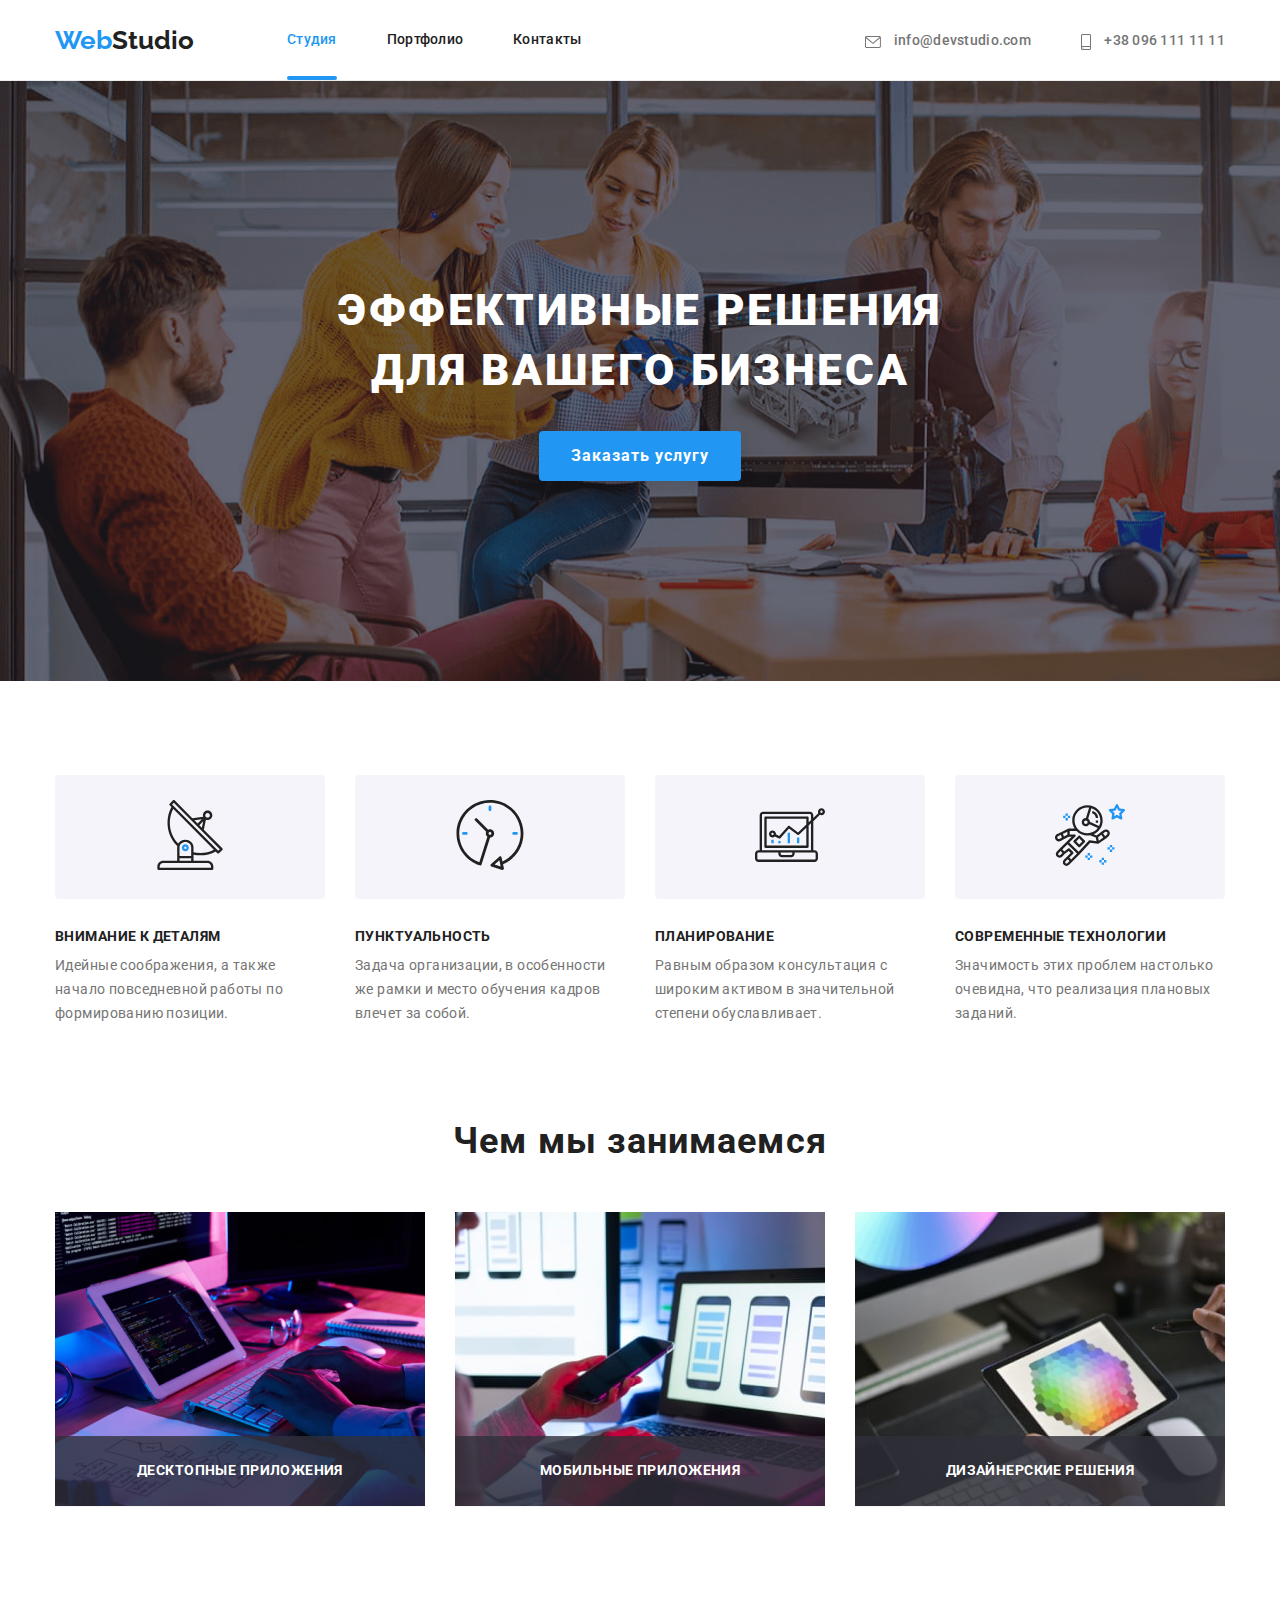
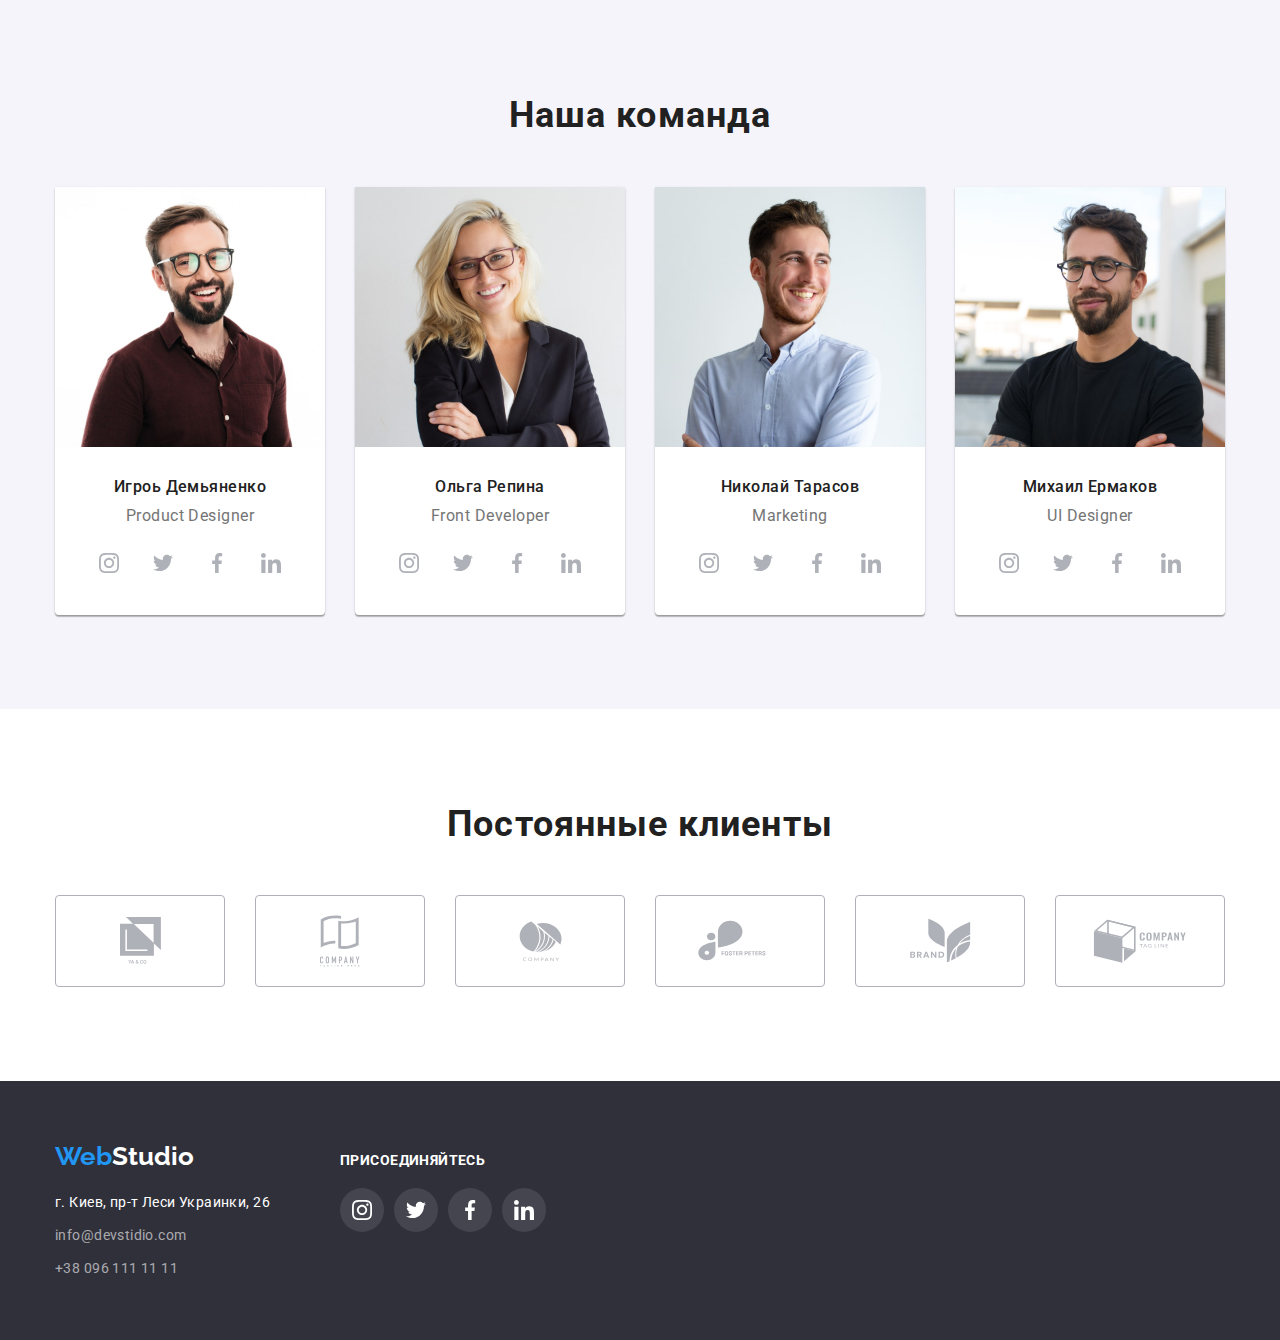
<file: index.html>
<!DOCTYPE html>
<html lang="ru">
<head>
    <link rel="stylesheet" href="https://cdnjs.cloudflare.com/ajax/libs/modern-normalize/1.1.0/modern-normalize.min.css"
    integrity="sha512-wpPYUAdjBVSE4KJnH1VR1HeZfpl1ub8YT/NKx4PuQ5NmX2tKuGu6U/JRp5y+Y8XG2tV+wKQpNHVUX03MfMFn9Q=="
    crossorigin="anonymous" referrerpolicy="no-referrer" />
    <meta charset="UTF-8">
    <meta http-equiv="X-UA-Compatible" content="IE=edge">
    <meta name="viewport" content="width=device-width, initial-scale=1.0">
    <!-- Титул сайта -->
    <title>Главная</title>
    <!-- Шрифты -->
    <link rel="preconnect" href="https://fonts.googleapis.com">
    <link rel="preconnect" href="https://fonts.gstatic.com" crossorigin>
    <link href="https://fonts.googleapis.com/css2?family=Raleway:wght@400;500;700&family=Roboto:wght@400;500&display=swap" rel="stylesheet">
    <!-- Ссылка на CSs -->
    <link rel="stylesheet" href="css/style.css">
</head>

<body>
     <!-- Верхушка. Не изменяемая -->
    <header class="first-block">
        <div class="container">
            <!-- Логотип -->
            <a  href="" class="websudio link" lang="en"><span class="bluestudio">Web</span>Studio</a>   
            <!-- Навигация странницы -->
            <nav class="header-nav">
                <ul class="nav-list list">
                    <li class="nav-item"><a class="nav-element-blue link current" href="./index.html">Студия</a></li>
                    <li class="nav-item"><a class="nav-element-blue link" href="./portfolio.html">Портфолио</a></li>
                    <li class="nav-item"><a class="nav-element-blue link" href="">Контакты</a></li>
                </ul>
            </nav>
            <!-- Контакты мейл и телефон -->
            <ul class="email-phone list">
                <li class="item">
                    <a class="email link" href="mailto:info@devstidio.com">
                        <svg class="header-icon" width="16" height="12">
                            <use href="./image/sprite.svg#icon-envelope"></use>
                        </svg>
                        info@devstudio.com
                    </a>
                </li>
                <li class="item">
                    <a class="phone-number link" href="tel:+380961111111">
                        <svg class="header-icon" width="10" height="16">
                            <use href="./image/sprite.svg#icon-smartphone"></use>
                        </svg>
                        +38 096 111 11 11
                    </a>
                </li>
            </ul>
        </div>
    </header>
    <main class="main">
        <!-- Фон с текстом / Герой -->
        <section class="main-first-section">
            <h1 class="title-text">Эффективные решения<br> для вашего бизнеса</h1>
                    <button data-modal-open class="main-button button" type="button">Заказать услугу</button>
        </section>
        <!-- Наши качества -->
        <section class="features-section">
            <div class="container">
                <ul class="features list"> 
                    <!-- Внимание к деталям -->
                    <li class="features-element item">
                        <div class="features-container">
                            <svg class="features-icon" width="70" height="70">
                                <use href="./image/sprite.svg#icon-antenna-1"></use>
                            </svg>
                        </div>
                        <h3 class="features-title">Внимание к деталям</h3>
                        <p class="features-text">Идейные соображения, а также начало повседневной работы по формированию позиции.</p>
                    </li>
                    <!-- Пунктуальность -->
                    <li class="features-element item">
                        <div class="features-container">
                            <svg class="features-icon" width="70" height="70">
                                <use href="./image/sprite.svg#icon-clock-1"></use>
                            </svg>
                        </div>
                        <h3 class="features-title">Пунктуальность</h3>
                        <p class="features-text">Задача организации, в особенности же рамки и место обучения кадров влечет за собой.</p>
                    </li>
                    <!-- Планирование -->
                    <li class="features-element item">
                        <div class="features-container">
                            <svg class="features-icon" width="70" height="70">
                                <use href="./image/sprite.svg#icon-diagram-1"></use>
                            </svg>
                        </div>
                        <h3 class="features-title">Планирование</h3>
                        <p class="features-text">Равным образом консультация с широким активом в значительной степени обуславливает.</p>
                    </li>
                    <!-- Современные технологии -->
                    <li class="features-element item">
                        <div class="features-container">
                            <svg class="features-icon" width="70" height="70">
                                <use href="./image/sprite.svg#icon-astronaut-1"></use>
                            </svg>
                        </div>
                        <h3 class="features-title">Современные технологии</h3>
                        <p class="features-text">Значимость этих проблем настолько очевидна, что реализация плановых заданий.</p>
                    </li>
                </ul>
            </div>
        </section>
        <!-- Чем мы занимаемся -->
        <section class="work">
            <div class="container">
                <h2 class="work-title">Чем мы занимаемся</h2>
                <!-- Флекс с картинками -->
                <ul class="work-list list">
                    <li class="item">
                        <img class="work-image" src="image/img-1.jpg" width="370" height="294" alt="блокноты и планшет">
                        <div class="work-image-thumb">
                            <p class="work-image-text">Десктопные приложения</p>
                        </div>
                    </li>
                    <li class="item">
                        <img class="work-image" src="image/img-2.jpg" width="370" height="294" alt="презентация на экранах">
                    <div class="work-image-thumb">
                         <p class="work-image-text">Мобильные приложения</p>
                        </div>
                    </li>
                    <li class="item">
                        <img class="work-image" src="image/img-3.jpg" width="370" height="294" alt="рисование с помощью палитры">
                        <div class="work-image-thumb">
                            <p class="work-image-text">Дизайнерские решения</p>
                        </div>
                    </li>
                </ul>
            </div>
        </section>
        <!-- Наша команда -->
        <section class="team">
            <div class="container">
                <h2 class="team-title">Наша команда</h2>
                <!-- Флекс с блоками -->
                <ul class="team-list list">
                    <!-- Игорь Демьяненко -->
                    <li class="team-item item">
                        <img class="team-images" src="image/img-igor.jpg" width="270" height="260" alt="Игорь Демьяненко">
                        <div class="card-box">
                            <h3 class="name">Игроь Демьяненко</h3>
                            <p class="profession" lang="en">Product Designer</p>
                            <ul class="social-list-icon">
                                <li class="social-item item"><a class="social-link link" href="">
                                    <svg class="social-icon" width="20" height="20">
                                        <use href="./image/sprite.svg#icon-instagram"></use>
                                    </svg></a>
                                </li>
                                <li class="social-item item"><a class="social-link link" href="">
                                        <svg class="social-icon" width="20" height="20">
                                            <use href="./image/sprite.svg#icon-twitter"></use>
                                        </svg></a>
                                </li>
                                <li class="social-item item"><a class="social-link link" href="">
                                        <svg class="social-icon" width="20" height="20">
                                            <use href="./image/sprite.svg#icon-facebook"></use>
                                        </svg></a>
                                </li>
                                <li class="social-item item"><a class="social-link link" href="">
                                        <svg class="social-icon" width="20" height="20">
                                            <use href="./image/sprite.svg#icon-linkedin"></use>
                                        </svg></a>
                                </li>
                            </ul>
                        </div>
                    </li>
                    <!-- Ольга Репина -->
                    <li class="team-item item">
                        <img class="team-images" src="image/img-olga.jpg" width="270" height="260" alt="Ольга Репина">
                        <div class="card-box">
                            <h3 class="name">Ольга Репина</h3>
                            <p class="profession" lang="en">Front Developer</p>
                            <ul class="social-list-icon">
                                <li class="social-item item"><a class="social-link link" href="">
                                    <svg class="social-icon" width="20" height="20">
                                        <use href="./image/sprite.svg#icon-instagram"></use>
                                    </svg></a>
                                </li>
                                <li class="social-item item"><a class="social-link link" href="">
                                        <svg class="social-icon" width="20" height="20">
                                            <use href="./image/sprite.svg#icon-twitter"></use>
                                        </svg></a>
                                </li>
                                <li class="social-item item"><a class="social-link link" href="">
                                        <svg class="social-icon" width="20" height="20">
                                            <use href="./image/sprite.svg#icon-facebook"></use>
                                        </svg></a>
                                </li>
                                <li class="social-item item"><a class="social-link link" href="">
                                        <svg class="social-icon" width="20" height="20">
                                            <use href="./image/sprite.svg#icon-linkedin"></use>
                                        </svg></a>
                                </li>
                            </ul>
                        </div>
                    </li>
                    <!-- Николай Тарасов -->
                    <li class="team-item item">
                        <img class="team-images" src="image/img-nikolay.jpg" width="270" height="260" alt="Николай Тарасов">
                        <div class="card-box">
                            <h3 class="name">Николай Тарасов</h3>
                            <p class="profession" lang="en">Marketing</p>
                            <ul class="social-list-icon">
                                <li class="social-item item"><a class="social-link link" href="">
                                    <svg class="social-icon" width="20" height="20">
                                        <use href="./image/sprite.svg#icon-instagram"></use>
                                    </svg></a>
                                </li>
                                <li class="social-item item"><a class="social-link link" href="">
                                        <svg class="social-icon" width="20" height="20">
                                            <use href="./image/sprite.svg#icon-twitter"></use>
                                        </svg></a>
                                </li>
                                <li class="social-item item"><a class="social-link link" href="">
                                        <svg class="social-icon" width="20" height="20">
                                            <use href="./image/sprite.svg#icon-facebook"></use>
                                        </svg></a>
                                </li>
                                <li class="social-item item"><a class="social-link link" href="">
                                        <svg class="social-icon" width="20" height="20">
                                            <use href="./image/sprite.svg#icon-linkedin"></use>
                                        </svg></a>
                                </li>
                            </ul>
                        </div>
                    </li>
                    <!-- Михаил Ермаков -->
                    <li class="team-item item">
                        <img class="team-images" src="image/img-mihail.jpg" width="270" height="260" alt="Михаил Ермаков">
                        <div class="card-box">
                            <h3 class="name">Михаил Ермаков</h3>
                            <p class="profession" lang="en">UI Designer</p>
                            <ul class="social-list-icon">
                                <li class="social-item item"><a class="social-link link" href="">
                                    <svg class="social-icon" width="20" height="20">
                                        <use href="./image/sprite.svg#icon-instagram"></use>
                                    </svg></a>
                                </li>
                                <li class="social-item item"><a class="social-link link" href="">
                                        <svg class="social-icon" width="20" height="20">
                                            <use href="./image/sprite.svg#icon-twitter"></use>
                                        </svg></a>
                                </li>
                                <li class="social-item item"><a class="social-link link" href="">
                                        <svg class="social-icon" width="20" height="20">
                                            <use href="./image/sprite.svg#icon-facebook"></use>
                                        </svg></a>
                                </li>
                                <li class="social-item item"><a class="social-link link" href="">
                                        <svg class="social-icon" width="20" height="20">
                                            <use href="./image/sprite.svg#icon-linkedin"></use>
                                        </svg></a>
                                </li>
                            </ul>
                        </div>
                    </li>
                </ul>
            </div>
        </section>
        <section class="our-clients">
            <div class="container">
                <h2 class="our-clients-title">Постоянные клиенты</h2>
                <ul class="clients-list">
                    <li class="clients-item">
                        <a class="clients-link" href="">
                            <svg class="client-icon" width="41" height="47">
                                <use href="./image/sprite.svg#icon-company-1"></use>
                            </svg>
                        </a>
                    </li>
                    <li class="clients-item">
                        <a class="clients-link" href="">
                            <svg class="client-icon" width="40" height="52">
                                <use href="./image/sprite.svg#icon-company-2"></use>
                            </svg>
                        </a>
                    </li>
                    <li class="clients-item">
                        <a class="clients-link" href="">
                            <svg class="client-icon" width="43" height="42">
                                <use href="./image/sprite.svg#icon-company-3"></use>
                            </svg>
                        </a>
                    </li>
                    <li class="clients-item">
                        <a class="clients-link" href="">
                            <svg class="client-icon" width="84" height="41">
                                <use href="./image/sprite.svg#icon-company-4"></use>
                            </svg>
                        </a>
                    </li>
                    <li class="clients-item">
                        <a class="clients-link" href="">
                            <svg class="client-icon" width="63" height="45">
                                <use href="./image/sprite.svg#icon-company-5"></use>
                            </svg>
                        </a>
                    </li>
                    <li class="clients-item">
                        <a class="clients-link" href="">
                            <svg class="client-icon" width="94" height="44">
                                <use href="./image/sprite.svg#icon-company-6"></use>
                            </svg>
                        </a>
                    </li>
                </ul>
            </div>
        </section>
    </main>
    <!-- Подвал -->
    <footer class="footer">
        <div class="container footer-conatiner">
            <div class="first-footer-container"><a class="footer-websudio link" href="" lang="en">Web<span class="footer-studio">Studio</span></a>
                <address class="address">
                    <ul class="address-list list">
                        <li class="address-item item"><a class="address-link link" href="https://goo.gl/maps/jx5UDZ7HyUH2J9UP6" target="blank" rel="nofollow noopener noreferrer" >г. Киев, пр-т Леси Украинки, 26</a></li>
                        <li class="address-item item"><a class="footer-email link" href="mailto:info@devstidio.com">info@devstidio.com</a></li>
                        <li class="address-item item"><a class="footer-phone-number link" href="tel:+380961111111">+38 096 111 11 11</a></li>
                    </ul>
                </address>
            </div>
            <div class="second-footer-container">
                <p class="footer-social-text">Присоединяйтесь</p>
                <ul class="footer-social-list-icon">
                    <li class="footer-social-item item"><a class="footer-social-link link" href="">
                            <svg class="footer-social-icon" width="20" height="20">
                                <use href="./image/sprite.svg#icon-instagram"></use>
                            </svg></a>
                    </li>
                    <li class="footer-social-item item"><a class="footer-social-link link" href="">
                            <svg class="footer-social-icon" width="20" height="20">
                                <use href="./image/sprite.svg#icon-twitter"></use>
                            </svg></a>
                    </li>
                    <li class="footer-social-item item"><a class="footer-social-link link" href="">
                            <svg class="footer-social-icon" width="20" height="20">
                                <use href="./image/sprite.svg#icon-facebook"></use>
                            </svg></a>
                    </li>
                    <li class="footer-social-item item"><a class="footer-social-link link" href="">
                            <svg class="footer-social-icon" width="20" height="20">
                                <use href="./image/sprite.svg#icon-linkedin"></use>
                            </svg></a>
                    </li>
                </ul>
            </div>
        </div>
    </footer>
    <div class="backdrop is-hidden" data-modal >
        <div class="modal">
            <div class="close-button" data-modal-close>
                <svg class="close-icon" width="11" height="11">
                    <use href="./image/sprite.svg#icon-Vector-1"></use>
                </svg>
            </div>
        </div>
    </div>
<script src="./js/modal.js"></script>
</body>
</html>
</file>
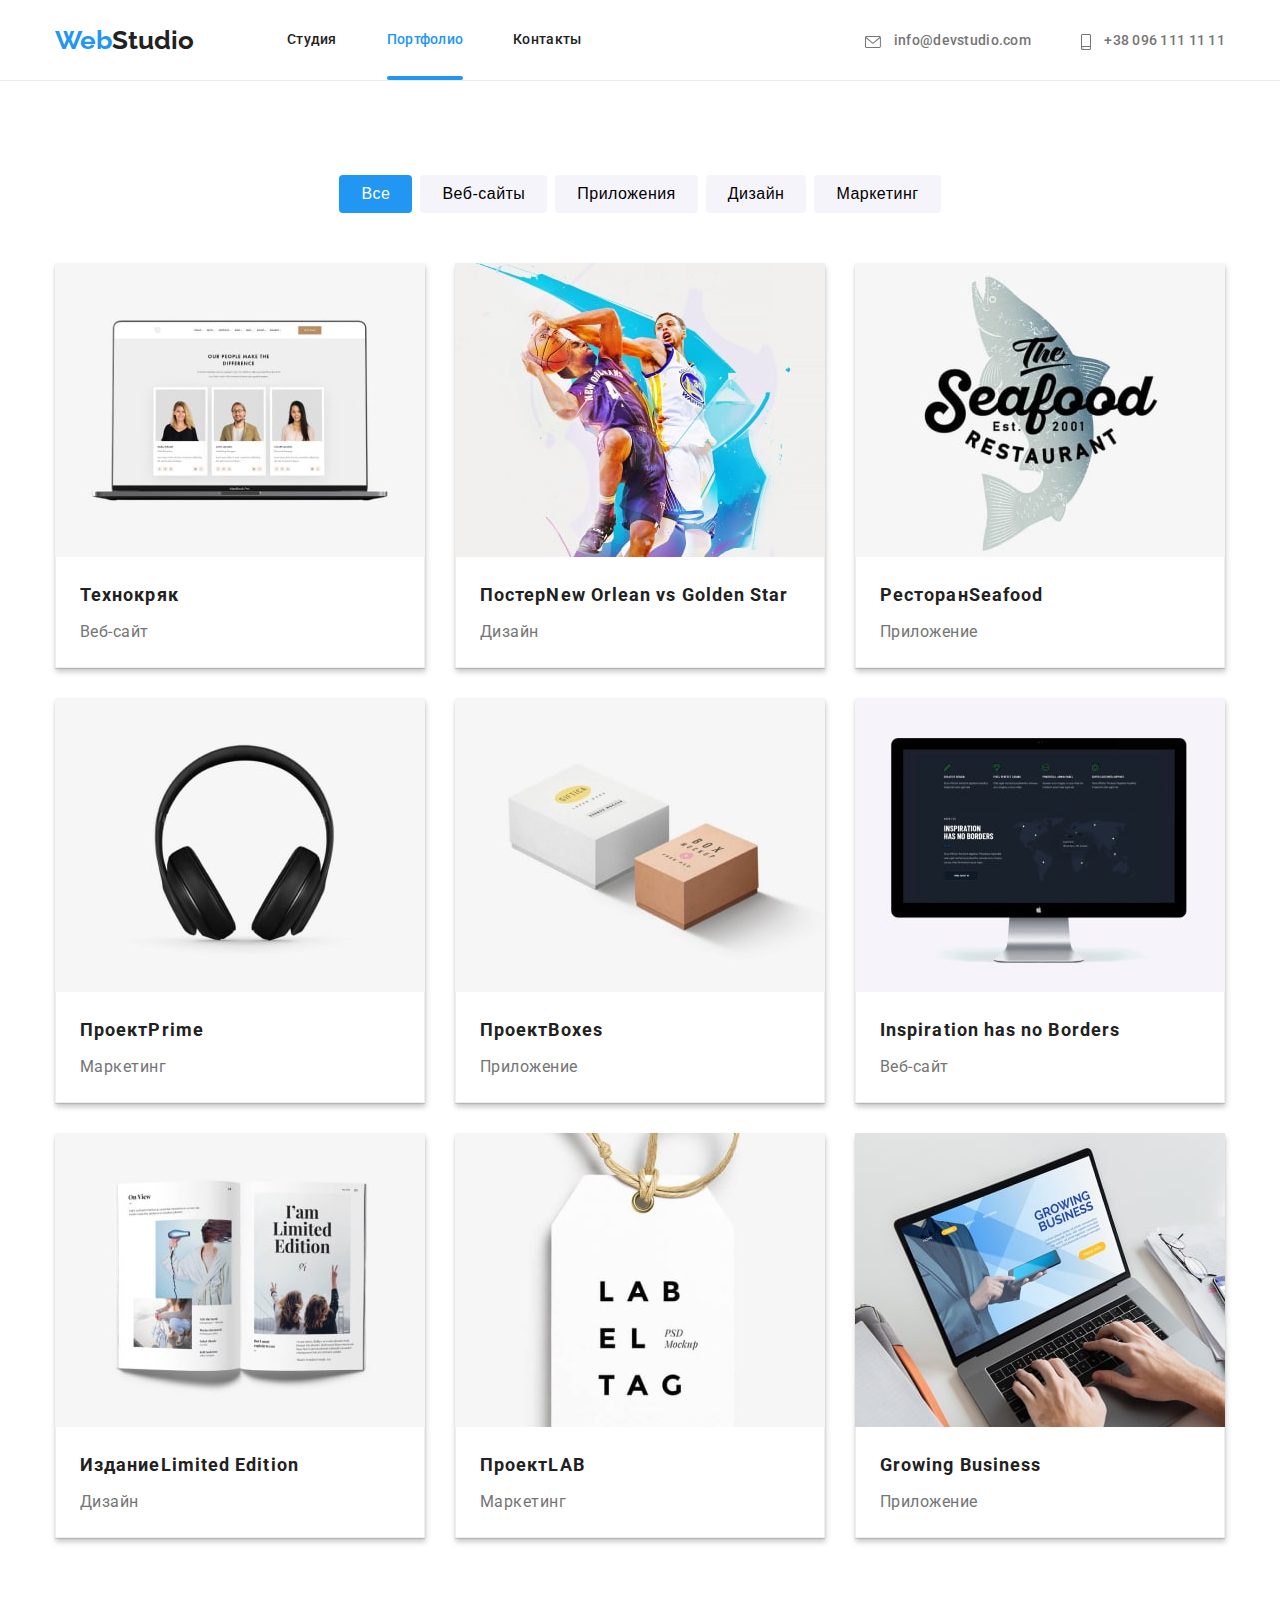
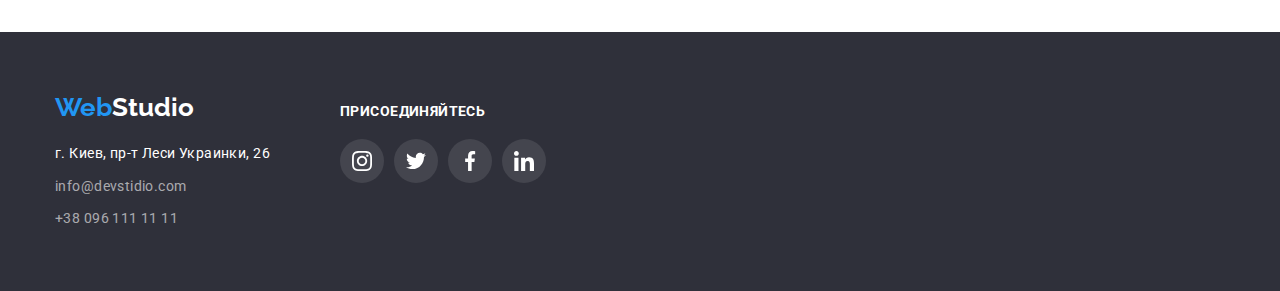
<file: portfolio.html>
<!DOCTYPE html>
<html lang="ru">

<head>
    <link rel="stylesheet" href="https://cdnjs.cloudflare.com/ajax/libs/modern-normalize/1.1.0/modern-normalize.min.css"
        integrity="sha512-wpPYUAdjBVSE4KJnH1VR1HeZfpl1ub8YT/NKx4PuQ5NmX2tKuGu6U/JRp5y+Y8XG2tV+wKQpNHVUX03MfMFn9Q=="
        crossorigin="anonymous" referrerpolicy="no-referrer" />
    <meta charset="UTF-8">
    <meta http-equiv="X-UA-Compatible" content="IE=edge">
    <meta name="viewport" content="width=device-width, initial-scale=1.0">
    <!-- Титул сайта -->
    <title>Портфолио</title>
    <!-- Шрифты -->
    <link rel="preconnect" href="https://fonts.googleapis.com">
    <link rel="preconnect" href="https://fonts.gstatic.com" crossorigin>
    <link
        href="https://fonts.googleapis.com/css2?family=Raleway:wght@400;500;700&family=Roboto:wght@400;500&display=swap"
        rel="stylesheet">
    <!-- Ссылка на CSs -->
    <link rel="stylesheet" href="css/style.css">
</head>

<body>
    <!-- Верхушка. Не изменяемая -->
    <header class="first-block">
        <div class="container">
            <!-- Логотип -->
            <a href="" class="websudio link" lang="en"><span class="bluestudio">Web</span>Studio</a>
            <!-- Навигация странницы -->
            <nav class="header-nav">
                <ul class="nav-list list">
                    <li class="nav-item"><a class="nav-element-blue link" href="./index.html">Студия</a></li>
                    <li class="nav-item"><a class="nav-element-blue link current" href="./portfolio.html">Портфолио</a></li>
                    <li class="nav-item"><a class="nav-element-blue link" href="">Контакты</a></li>
                </ul>
            </nav>
            <!-- Контакты мейл и телефон -->
            <ul class="email-phone list">
                <li class="item">
                    <a class="email link" href="mailto:info@devstidio.com">
                        <svg class="header-icon" width="16" height="12">
                            <use href="./image/sprite.svg#icon-envelope"></use>
                        </svg>
                        info@devstudio.com
                    </a>
                </li>
                <li class="item">
                    <a class="phone-number link" href="tel:+380961111111">
                        <svg class="header-icon" width="10" height="16">
                            <use href="./image/sprite.svg#icon-smartphone"></use>
                        </svg>
                        +38 096 111 11 11
                    </a>
                </li>
            </ul>
        </div>
    </header>
    <main>
        <section class="portfolio-section">
            <div class="container">
                <h1 hidden>Works of websudio company</h1>
                <ul class="nav-button-list list">
                    <li class="p-nav-item"><button class="p-button button current-button" type="button">Все</button></li>
                    <li class="p-nav-item"><button class="p-button button" type="button">Веб-сайты</button></li>
                    <li class="p-nav-item"><button class="p-button button" type="button">Приложения</button></li>
                    <li class="p-nav-item"><button class="p-button button" type="button">Дизайн</button></li>
                    <li class="p-nav-item"><button class="p-button button" type="button">Маркетинг</button></li>
                </ul>
                <ul class="p-works-list list">
                    <li class="p-works-item item">
                        <a href="" class="p-works-link link">
                            <div class="p-works-thumb">
                                <img class="works-img" src="./image/port-img/technokryk.jpg" alt="сайт технокряк" width="370" height="294">
                                <p class="p-works-image-text">Технокряк это современная площадка распространения коронавируса. Компании используют эту платформу для цифрового
                                шпионажа и атак на защищённые сервера конкурентов.</p>
                            </div>
                            <div class="card-text">
                                <h2 class="p-title">Технокряк</h2>
                                <p class="p-text">Веб-сайт</p>
                            </div>
                        </a>
                    </li>
                    <li class="p-works-item item">
                        <a href="" class="p-works-link link">
                            <div class="p-works-thumb">
                                <img class="works-img" src="./image/port-img/poster-new-orlean.jpg" alt="Постер с двумя баскетболистами" width="370" height="294">
                                <p class="p-works-image-text">Технокряк это современная площадка распространения коронавируса. Компании используют эту
                                    платформу для цифрового
                                    шпионажа и атак на защищённые сервера конкурентов.</p>
                            </div>
                            <div class="card-text">
                                <h2 class="p-title">Постер<span lang="en">New Orlean vs Golden Star</span></h2>
                                <p class="p-text">Дизайн</p>
                            </div>
                        </a>
                    </li>
                    <li class="p-works-item item">
                        <a href="" class="p-works-link link">
                            <div class="p-works-thumb">
                                <img class="works-img" src="./image/port-img/seafood.jpg" alt="Эмблема с рыбой" width="370" height="294">
                                <p class="p-works-image-text">Технокряк это современная площадка распространения коронавируса. Компании используют эту
                                    платформу для цифрового
                                    шпионажа и атак на защищённые сервера конкурентов.</p>
                            </div>
                            <div class="card-text">
                                <h2 class="p-title">Ресторан<span lang="en">Seafood</span></h2>
                                <p class="p-text">Приложение</p>
                            </div>
                        </a>
                    </li>
                    <li class="p-works-item item">
                        <a href="" class="p-works-link link">
                            <div class="p-works-thumb">
                                <img class="works-img" src="./image/port-img/project-prime.jpg" alt="Наушники" width="370" height="294">
                                <p class="p-works-image-text">Технокряк это современная площадка распространения коронавируса. Компании используют эту
                                    платформу для цифрового
                                    шпионажа и атак на защищённые сервера конкурентов.</p>
                            </div>
                            <div class="card-text">
                                <h2 class="p-title">Проeкт<span lang="en">Prime</span></h2>
                                <p class="p-text">Маркетинг</p>
                            </div>
                        </a>
                    </li>
                    <li class="p-works-item item">
                        <a href="" class="p-works-link link">
                            <div class="p-works-thumb">
                                <img class="works-img" src="./image/port-img/project-boxes.jpg" alt="Две коробочки" width="370" height="294">
                                <p class="p-works-image-text">Технокряк это современная площадка распространения коронавируса. Компании используют эту
                                    платформу для цифрового
                                    шпионажа и атак на защищённые сервера конкурентов.</p>
                            </div>
                            <div class="card-text">
                                <h2 class="p-title">Проeкт<span lang="en">Boxes</span></h2>
                                <p class="p-text">Приложение</p>
                            </div>
                        </a>
                    </li>
                    <li class="p-works-item item">
                        <a href="" class="p-works-link link">
                            <div class="p-works-thumb">
                                <img class="works-img" src="./image/port-img/inspirations.jpg" alt="Монитор с сайтом" width="370" height="294">
                                <p class="p-works-image-text">Технокряк это современная площадка распространения коронавируса. Компании используют эту
                                    платформу для цифрового
                                    шпионажа и атак на защищённые сервера конкурентов.</p>
                            </div>
                            <div class="card-text">
                                <h2 class="p-title" lang="en">Inspiration has no Borders</h2>
                                <p class="p-text">Веб-сайт</p>
                            </div>
                        </a>
                    </li>
                    <li class="p-works-item item">
                        <a href="" class="p-works-link link">
                            <div class="p-works-thumb">
                                <img class="works-img" src="./image/port-img/limited-edition.jpg" alt="Журнал" width="370" height="294">
                                <p class="p-works-image-text">Технокряк это современная площадка распространения коронавируса. Компании используют эту
                                    платформу для цифрового
                                    шпионажа и атак на защищённые сервера конкурентов.</p>
                            </div>
                            <div class="card-text">
                                <h2 class="p-title">Издание<span lang="en">Limited Edition</span></h2>
                                <p class="p-text">Дизайн</p>
                            </div>
                        </a>
                    </li>
                    <li class="p-works-item item">
                        <a href="" class="p-works-link link">
                            <div class="p-works-thumb">
                                <img class="works-img" src="./image/port-img/project-lab.jpg" alt="Эмблема на конверте" width="370" height="294">
                                <p class="p-works-image-text">Технокряк это современная площадка распространения коронавируса. Компании используют эту
                                    платформу для цифрового
                                    шпионажа и атак на защищённые сервера конкурентов.</p>
                            </div>
                            <div class="card-text">
                                <h2 class="p-title">Проeкт<span lang="en">LAB</span></h2>
                                <p class="p-text">Маркетинг</p>
                            </div>
                        </a>
                    </li>
                    <li class="p-works-item item">
                        <a href="" class="p-works-link link">
                            <div class="p-works-thumb">
                                <img class="works-img" src="./image/port-img/growing-business.jpg" alt="Ноутбук с сайтом" width="370" height="294">
                                <p class="p-works-image-text">Технокряк это современная площадка распространения коронавируса. Компании используют эту
                                    платформу для цифрового
                                    шпионажа и атак на защищённые сервера конкурентов.</p>
                            </div>
                            <div class="card-text">
                                <h2 class="p-title" lang="en">Growing Business</h2>
                                <p class="p-text">Приложение</p>
                            </div>
                        </a>
                    </li>
                </ul>
            </div>
        </section>
    </main>
    <!-- Подвал -->
    <footer class="footer">
        <div class="container footer-conatiner">
            <div class="first-footer-container"><a class="footer-websudio link" href="" lang="en">Web<span
                        class="footer-studio">Studio</span></a>
                <address class="address">
                    <ul class="address-list list">
                        <li class="address-item item"><a class="address-link link"
                                href="https://goo.gl/maps/jx5UDZ7HyUH2J9UP6" target="blank"
                                rel="nofollow noopener noreferrer">г. Киев, пр-т Леси Украинки, 26</a></li>
                        <li class="address-item item"><a class="footer-email link"
                                href="mailto:info@devstidio.com">info@devstidio.com</a></li>
                        <li class="address-item item"><a class="footer-phone-number link" href="tel:+380961111111">+38 096
                                111 11 11</a></li>
                    </ul>
                </address>
            </div>
            <div class="second-footer-container">
                <p class="footer-social-text">Присоединяйтесь</p>
                <ul class="footer-social-list-icon">
                    <li class="footer-social-item item"><a class="footer-social-link link" href="">
                            <svg class="footer-social-icon" width="20" height="20">
                                <use href="./image/sprite.svg#icon-instagram"></use>
                            </svg></a>
                    </li>
                    <li class="footer-social-item item"><a class="footer-social-link link" href="">
                            <svg class="footer-social-icon" width="20" height="20">
                                <use href="./image/sprite.svg#icon-twitter"></use>
                            </svg></a>
                    </li>
                    <li class="footer-social-item item"><a class="footer-social-link link" href="">
                            <svg class="footer-social-icon" width="20" height="20">
                                <use href="./image/sprite.svg#icon-facebook"></use>
                            </svg></a>
                    </li>
                    <li class="footer-social-item item"><a class="footer-social-link link" href="">
                            <svg class="footer-social-icon" width="20" height="20">
                                <use href="./image/sprite.svg#icon-linkedin"></use>
                            </svg></a>
                    </li>
                </ul>
            </div>
        </div>
    </footer>
</body>

</html>
</file>
<file: css/style.css>
/*Обнуление*/
* {
  padding: 0;
  margin: 0;
  border: 0;
}
html {
  box-sizing: border-box;
}
*,
*::after,
*::before {
  box-sizing: inherit;
}
:root {
  --main-title-color: #fff;
  --secondary-title-color: #212121;
  --main-text-color: #212121;
  --secondery-text-color: #757575;
  --accent-color: #2196f3;
  --main-backround-color: #2f303a;
  --secondary-bacground-color: #2196f3;
  --third-bacground-color: #f5f4fa;
  --main-basic-white: #fff;
  --border-color: #ececec;
  --icon-colors: #afb1b8;
}
body {
  font-family: "roboto", sans-serif;
  color: var(--main-text-color);
}
ul {
  list-style: none;
}
a {
  text-decoration: none;
  color: var(--main-text-color);
}
.container {
  width: 1200px;
  padding: 0 15px;
  margin-left: auto;
  margin-right: auto;
}

/* ------------------HEADER-------------------- */
.link {
  text-decoration: none;
}
.link:visited {
  color: var(--main-text-color);
}
.list {
  list-style: none;
}
.first-block {
  border-bottom: 1px solid var(--border-color);
}
.header-nav {
  margin-left: 93px;
}
.first-block .container {
  display: flex;
  align-items: center;
}
.nav-list .link {
  padding: 32px 0px;
}
.email-phone .link {
  padding: 32px 0px;
}
.websudio {
  font-family: "Raleway", sans-serif;
  font-weight: 700;
  font-size: 26px;
  text-decoration: none;
  padding: 24px 0px;
}
.websudio:visited {
  color: var(--main-text-color);
}
.bluestudio {
  color: var(--accent-color);
}
.nav-list {
  display: flex;
  font-family: "Roboto", sans-serif;
  font-weight: 500;
  font-size: 14px;
  line-height: 1.14;
  letter-spacing: 0.02em;
}
.nav-item:not(:last-child) {
  margin-right: 50px;
}
.nav-element-blue {
  display: block;
  position: relative;
  transition: color 250ms cubic-bezier(0.4, 0, 0.2, 1);
}
.nav-element-blue:hover,
.nav-element-blue:focus {
  color: var(--accent-color);
}
.nav-element-blue.current {
  color: var(--accent-color);
}
.nav-element-blue::after {
  position: absolute;
  content: "";
  display: block;
  width: 100%;
  height: 4px;
  background-color: var(--accent-color);
  bottom: 0;
  border-radius: 2px;

  transform: scaleX(0);
  transition: transform 250ms cubic-bezier(0.4, 0, 0.2, 1);
}
.nav-element-blue:hover::after {
  transform: scaleX(1);
}
.current::after {
  position: absolute;
  content: "";
  display: block;
  width: 100%;
  height: 4px;
  background-color: var(--accent-color);
  bottom: 0;
  border-radius: 2px;

  transform: scale(1);
}

/* EMAIL AND PHONE NUMBER */
.email-phone {
  display: flex;
  margin-left: auto;
}
.email-phone .item + .item {
  margin-left: 50px;
}
.email,
.phone-number {
  text-decoration: none;
  font-style: normal;
  font-weight: 500;
  font-size: 14px;
  line-height: 1.14;
  letter-spacing: 0.02em;
  color: var(--secondery-text-color);
  transition: color 250ms cubic-bezier(0.4, 0, 0.2, 1);
}
.email:hover,
.email:focus {
  color: var(--accent-color);
}
.phone-number:hover,
.phone-number:focus {
  color: var(--accent-color);
}
.header-icon {
  margin-right: 10px;
  fill: currentColor;
  vertical-align: middle;
}

/* ------------------HERO-------------------- */
.main-first-section {
  background-image: linear-gradient(
      rgba(47, 48, 58, 0.4),
      rgba(47, 48, 58, 0.4)
    ),
    url(../image/hero-background-min.png);
  text-align: center;
  padding: 200px 0px;
  max-width: 1600px;
  margin: 0 auto;
}
.title-text {
  display: block;
  font-style: normal;
  font-weight: 900;
  font-size: 44px;
  line-height: 1.36;
  letter-spacing: 0.06em;
  text-transform: uppercase;
  color: var(--main-title-color);
}

/* .main-button {
  font-family: inherit;
  margin-top: 30px;
  padding: 10px 32px 10px 32px;
  font-weight: 700;
  font-size: 16px;
  line-height: 1.87;
  letter-spacing: 0.06em;
  background-color: var(--secondary-bacground-color);
  color: var(--main-title-color);
  min-width: 200px;
} */

.main-button {
  text-decoration: none;
  display: inline-block;

  font-family: inherit;
  margin-top: 30px;
  padding: 10px 32px 10px 32px;
  font-weight: 700;
  font-size: 16px;
  line-height: 1.87;
  letter-spacing: 0.06em;
  background-color: var(--secondary-bacground-color);
  color: var(--main-title-color);
  min-width: 200px;

  box-shadow: 0 8px 15px rgba(0, 0, 0, 0.1);
  transition: 250ms;
}
.main-button:hover {
  background: var(--third-bacground-color);
  box-shadow: 0 15px 20px rgba(117, 117, 117, 0.7);
  color: var(--accent-color);
  transform: translateY(-7px);
}
.button {
  border-radius: 4px;
}
/* ------------------FEATURES-------------------- */
.features-section {
  padding: 94px 0;
}
.features {
  display: flex;
}
.features .item {
  width: calc((100% - 90px) / 4);
}
.features .item + .item {
  margin-left: 30px;
  /* width: 270px; */
}
.features-title {
  font-weight: 700;
  font-size: 14px;
  line-height: 1.14;
  letter-spacing: 0.03em;
  text-transform: uppercase;
}
.features-text {
  margin-top: 10px;
  width: 270px;
  font-size: 14px;
  line-height: 1.71;
  letter-spacing: 0.03em;
  color: var(--secondery-text-color);
}

/* ------------------WORK-------------------- */
.work {
  padding-bottom: 94px;
}
.work-title {
  font-weight: 700;
  font-size: 36px;
  line-height: 1.17;
  text-align: center;
  letter-spacing: 0.03em;
  margin-bottom: 50px;
}
.work-list {
  display: flex;
  justify-content: space-between;
  flex-wrap: wrap;
}
.work-image {
  display: block;
}
.work-list .item {
  position: relative;
}
.features-container {
  background-color: #f5f4fa;
  border-radius: 4px;
  padding-top: 25px;
  padding-bottom: 25px;
  margin-bottom: 30px;
  text-align: center;
}
.work-image-thumb {
  position: absolute;
  display: flex;

  width: 100%;
  justify-content: center;
  align-items: center;

  background-color: rgba(47, 48, 58, 0.8);
  transform: translateY(-100%);
}
.work-image-text {
  font-weight: 700;
  font-size: 14px;
  line-height: 1.14;

  padding-top: 27px;
  padding-bottom: 27px;
  letter-spacing: 0.03em;
  text-transform: uppercase;

  color: var(--main-basic-white);
}

/* ------------------TEAM-------------------- */
.team {
  background-color: var(--third-bacground-color);
  padding-top: 94px;
  padding-bottom: 94px;
}
.team-title {
  margin-bottom: 50px;
  font-weight: 700;
  font-size: 36px;
  line-height: 1.17;
  text-align: center;
  letter-spacing: 0.03em;
}
.team-list {
  display: flex;
}
.team-item {
  background-color: var(--main-basic-white);
  /* width: 270px; */
  width: calc((100% - 90px) / 4);
  box-shadow: 0px 1px 3px rgba(0, 0, 0, 0.12), 0px 1px 1px rgba(0, 0, 0, 0.14),
    0px 2px 1px rgba(0, 0, 0, 0.2);
  border-radius: 0px 0px 4px 4px;
}
.team-item + .team-item {
  margin-left: 30px;
}
.team-images {
  display: block;
}
.card-box {
  padding: 30px 0px;
}
.name {
  font-weight: 500;
  font-size: 16px;
  line-height: 1.19;
  text-align: center;
  letter-spacing: 0.03em;
}
.profession {
  font-weight: normal;
  font-size: 16px;
  line-height: 1.19;
  text-align: center;
  letter-spacing: 0.03em;
  color: var(--secondery-text-color);
  margin-top: 10px;
}
.social-list-icon {
  display: flex;
  justify-content: center;
  margin-top: 16px;
}
.social-link {
  width: 100%;
  height: 100%;
  border-radius: 50%;
  display: flex;
  justify-content: center;
  background-color: #ffffff;
  align-items: center;
  transition: background-color 250ms cubic-bezier(0.4, 0, 0.2, 1);
}
.social-list-icon .social-item + .social-item {
  margin-left: 10px;
}
.social-item {
  width: 44px;
  height: 44px;
}
.social-icon {
  transition: fill 250ms cubic-bezier(0.4, 0, 0.2, 1);
  fill: var(--icon-colors);
}
.social-link:hover .social-icon,
.social-link:focus .social-icon {
  fill: #fff;
}
.social-link:hover,
.social-link:focus {
  background-color: var(--accent-color);
}

/* ------------------НАШИ КЛИЕНТЫ-------------- */
.our-clients {
  padding-top: 94px;
  padding-bottom: 94px;
}

.our-clients-title {
  font-weight: 700;
  font-size: 36px;
  line-height: 1.17;
  text-align: center;
  letter-spacing: 0.03em;
}
.clients-list {
  margin-top: 50px;

  display: flex;
  justify-content: space-between;
}
.clients-item {
  width: 170px;
  height: 92px;

  text-align: center;
}
.clients-link {
  width: 100%;
  height: 100%;
  display: flex;
  align-items: center;
  justify-content: center;
  border: 1px solid var(--icon-colors);
  border-radius: 4px;
  transition: border 250ms cubic-bezier(0.4, 0, 0.2, 1);
}
.client-icon {
  transition: fill 250ms cubic-bezier(0.4, 0, 0.2, 1);
  fill: var(--icon-colors);
}
.clients-link:hover,
.clients-link:focus {
  border: 1px solid var(--accent-color);
}
.clients-link:hover .client-icon,
.clients-link:focus .client-icon {
  fill: var(--accent-color);
}
/* ------------------FOOTER-------------------- */
.footer {
  background-color: var(--main-backround-color);
  padding-top: 60px;
  padding-bottom: 60px;
}
.footer-conatiner {
  display: flex;
  align-items: baseline;
}
.second-footer-container {
  margin-left: 70px;
}
.footer-websudio {
  font-family: "Raleway", sans-serif;
  font-style: normal;
  font-weight: 700;
  font-size: 26px;
  text-decoration: none;
  color: var(--accent-color);
  display: block;
  margin-bottom: 20px;
}
.footer-websudio:visited {
  color: var(--accent-color);
}
.footer-studio {
  color: var(--main-basic-white);
}
.footer-sudio:visited {
  color: var(--main-basic-white);
}

.address-item {
  font-size: 14px;
  line-height: 1.71;
  letter-spacing: 0.03em;
  font-style: normal;
  color: rgba(255, 255, 255, 0.6);
}
.address-item + .address-item {
  margin-top: 9px;
}
.address-link {
  color: var(--main-basic-white);
}
.address-link:visited {
  color: var(--main-basic-white);
}
.footer-email:hover,
.footer-email:focus {
  color: var(--accent-color);
}
.footer-phone-number:hover,
.footer-phone-number:focus {
  color: var(--accent-color);
}
.footer-email,
.footer-phone-number {
  transition: color 250ms cubic-bezier(0.4, 0, 0.2, 1);
  color: rgba(255, 255, 255, 0.6);
}
.footer-social-text {
  font-weight: 700;
  font-size: 14px;
  line-height: 1.14x;
  letter-spacing: 0.03em;
  text-transform: uppercase;
  color: var(--main-basic-white);
}
.footer-social-list-icon {
  display: flex;
  margin-top: 20px;
  justify-content: center;
}
.footer-social-link {
  width: 100%;
  height: 100%;
  border-radius: 50%;
  display: flex;
  justify-content: center;
  background: rgba(255, 255, 255, 0.1);
  align-items: center;
  transition: background-color 250ms cubic-bezier(0.4, 0, 0.2, 1);
}
.footer-social-list-icon .footer-social-item + .footer-social-item {
  margin-left: 10px;
}
.footer-social-item {
  width: 44px;
  height: 44px;
}
.footer-social-icon {
  transition: fill 250ms cubic-bezier(0.4, 0, 0.2, 1);
  fill: var(--main-basic-white);
}
.footer-social-link:hover .footer-social-icon,
.footer-social-link:focus .footer-social-icon {
  fill: #fff;
}
.footer-social-link:hover,
.footer-social-link:focus {
  background-color: var(--accent-color);
}
/* ------------------!!!!PORTFOLIO!!!!-------------------- */
/* ------------------NAV BUTTON-------------------- */

.portfolio-section {
  padding: 94px 0px;
}
.nav-button-list {
  display: flex;
  justify-content: center;
  margin-bottom: 50px;
}

.p-button {
  display: inline-block;
  font-weight: 500;
  font-size: 16px;
  line-height: 1.62;
  text-align: center;
  letter-spacing: 0.03em;
  padding: 6px 22px 6px 22px;
  background-color: var(--third-bacground-color);
  transition: background-color 250ms cubic-bezier(0.4, 0, 0.2, 1),
    color 250ms cubic-bezier(0.4, 0, 0.2, 1),
    box-shadow 250ms cubic-bezier(0.4, 0, 0.2, 1);
}
.p-nav-item + .p-nav-item {
  margin-left: 8px;
}
.p-button.current-button {
  color: var(--main-basic-white);
  background-color: var(--accent-color);
}
.current-button {
  color: var(--accent-color);
}

.p-button:hover,
.p-button:focus {
  color: var(--main-basic-white);
  background-color: var(--secondary-bacground-color);
  cursor: pointer;
  box-shadow: 0px 3px 1px rgba(0, 0, 0, 0.1), 0px 1px 2px rgba(0, 0, 0, 0.08),
    0px 2px 2px rgba(0, 0, 0, 0.12);
}
/* ------------------WORKS SECTION-------------------- */
.p-works-list {
  display: flex;
  flex-wrap: wrap;
  margin-left: -30px;
  margin-top: -30px;
}

.p-works-item {
  width: calc(100% / 3 - 30px);
  margin-top: 30px;
  margin-left: 30px;
}
.p-works-link {
  transition: box-shadow 250ms cubic-bezier(0.4, 0, 0.2, 1);
  box-shadow: 0px 1px 1px rgba(0, 0, 0, 0.12), 0px 4px 4px rgba(0, 0, 0, 0.06),
    1px 4px 6px rgba(0, 0, 0, 0.16);
  width: 100%;
  height: 100%;
  display: block;
}
.p-works-link:focus,
.p-works-link:hover {
}

.card-text {
  padding: 20px 24px 20px 24px;
  border: 1px solid #eeeeee;
  border-top: none;
}
.p-title {
  font-weight: 700;
  font-size: 18px;
  line-height: 2;
  letter-spacing: 0.06em;
  color: var(--secondary-title-color);
  margin-bottom: 4px;
  color: var(--main-text-color);
}
.p-text {
  font-weight: normal;
  font-size: 16px;
  line-height: 1.87;
  letter-spacing: 0.03em;
  color: var(--secondery-text-color);
}
.p-works-thumb {
  position: relative;
  overflow: hidden;
}
/* .p-works-thumb::before {
  content: "";
  position: absolute;
  width: 100%;
  height: 100%;

  display: block;
  top: 0;
  left: 0;
  transform: translate(-100%, -100%);

  opacity: 1;
} */
.works-img {
  display: block;
}
.p-works-image-text {
  position: absolute;

  top: 0;
  left: 0;

  width: 100%;
  height: 100%;

  transform: translateY(100%);
  display: block;

  font-size: 18px;
  line-height: 1.56;
  letter-spacing: 0.03em;
  color: rgba(33, 150, 243, 0.9);

  background-color: rgba(33, 150, 243, 0.9);
  transition: transform 500ms cubic-bezier(0.4, 0, 0.2, 1);

  padding: 63px 24px;
}

.p-works-link:focus .p-works-image-text,
.p-works-link:hover .p-works-image-text {
  transform: translateY(0);
  color: #ffffff;
}

/* -------------------BACKDROP------------------- */

.backdrop {
  position: fixed;
  top: 0;
  left: 0;
  width: 100%;
  height: 100%;
  background-color: rgba(0, 0, 0, 0.2);
  visibility: visible;

  opacity: 1;

  transition: opacity 500ms cubic-bezier(0.4, 0, 0.2, 1),
    visibility 500ms cubic-bezier(0.4, 0, 0.2, 1);
}

.backdrop.is-hidden {
  visibility: hidden;
  opacity: 0;
  pointer-events: none;
}
.backdrop.is-hidden .modal {
  opacity: 0;
}

.modal {
  position: absolute;
  top: 50%;
  left: 50%;
  transform: translate(-50%, -50%);
  min-width: 528px;
  min-height: 581px;
  box-shadow: 0px 1px 3px rgba(0, 0, 0, 0.12), 0px 1px 1px rgba(0, 0, 0, 0.14),
    0px 2px 1px rgba(0, 0, 0, 0.2);
  border-radius: 4px;
  background-color: #fff;

  opacity: 1;

  transition: opacity 250ms cubic-bezier(0.4, 0, 0.2, 1) 500;
}

.close-button {
  position: absolute;

  right: 8px;
  top: 8px;

  display: flex;
  width: 30px;
  height: 30px;
  background-color: #fff;
  border: 1px solid rgba(0, 0, 0, 0.1);
  border-radius: 50%;
  justify-content: center;
  align-items: center;
}
</file>
